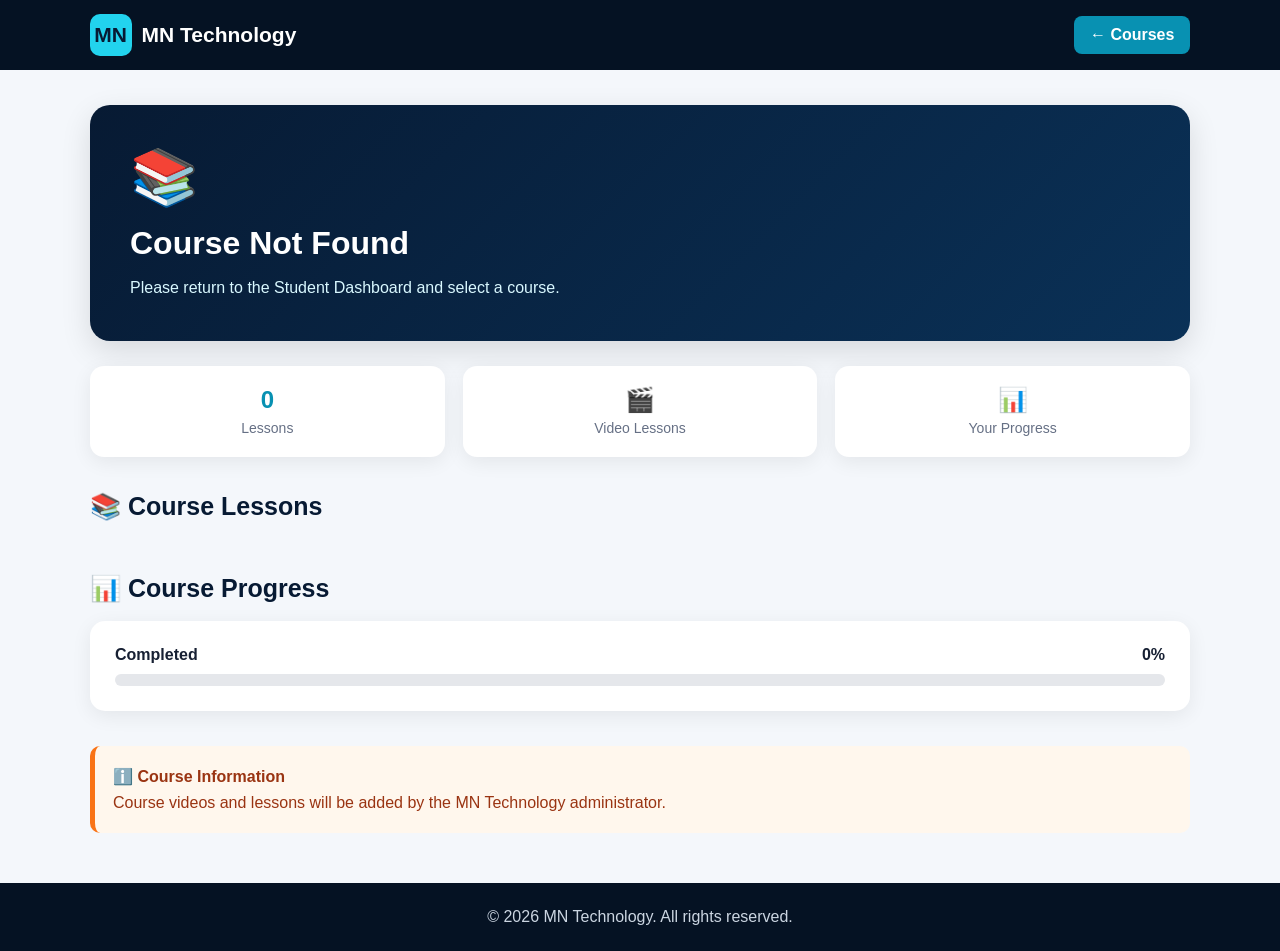
<file: course.html>
<!DOCTYPE html>
<html lang="en">
<head>
  <meta charset="UTF-8">
  <meta name="viewport" content="width=device-width, initial-scale=1.0">

  <title>Course | MN Technology</title>

  <style>
    * {
      box-sizing: border-box;
      margin: 0;
      padding: 0;
    }

    body {
      font-family: Arial, sans-serif;
      background: #f4f7fb;
      color: #172033;
      min-height: 100vh;
    }

    /* NAVBAR */
    .navbar {
      height: 70px;
      background: #051223;
      display: flex;
      align-items: center;
      justify-content: space-between;
      padding: 0 7%;
      color: white;
    }

    .brand {
      display: flex;
      align-items: center;
      gap: 10px;
      color: white;
      text-decoration: none;
      font-size: 21px;
      font-weight: bold;
    }

    .logo {
      width: 42px;
      height: 42px;
      border-radius: 10px;
      background: #22d3ee;
      color: #071a33;
      display: flex;
      align-items: center;
      justify-content: center;
      font-weight: 800;
    }

    .back-btn {
      background: #0891b2;
      color: white;
      text-decoration: none;
      padding: 10px 16px;
      border-radius: 8px;
      font-weight: bold;
    }

    .back-btn:hover {
      background: #0e7490;
    }

    /* MAIN */
    .container {
      width: 90%;
      max-width: 1100px;
      margin: auto;
    }

    /* COURSE HEADER */
    .course-header {
      margin-top: 35px;
      background: linear-gradient(135deg, #071a33, #0a3157);
      color: white;
      padding: 40px;
      border-radius: 20px;
      box-shadow: 0 10px 30px rgba(0,0,0,0.12);
    }

    .course-icon {
      font-size: 55px;
      margin-bottom: 15px;
    }

    .course-header h1 {
      font-size: 32px;
      margin-bottom: 12px;
    }

    .course-header p {
      color: #d9f8ff;
      line-height: 1.7;
      max-width: 800px;
    }

    /* COURSE INFO */
    .course-info {
      display: grid;
      grid-template-columns: repeat(3, 1fr);
      gap: 18px;
      margin: 25px 0;
    }

    .info-card {
      background: white;
      padding: 20px;
      border-radius: 14px;
      box-shadow: 0 5px 20px rgba(0,0,0,0.07);
      text-align: center;
    }

    .info-card strong {
      display: block;
      font-size: 24px;
      color: #0891b2;
      margin-bottom: 5px;
    }

    .info-card span {
      color: #667085;
      font-size: 14px;
    }

    /* LESSONS */
    .section {
      margin: 35px 0;
    }

    .section-title {
      color: #071a33;
      font-size: 25px;
      margin-bottom: 18px;
    }

    .lesson-list {
      display: grid;
      gap: 14px;
    }

    .lesson {
      background: white;
      padding: 18px;
      border-radius: 13px;
      display: flex;
      align-items: center;
      justify-content: space-between;
      gap: 15px;
      box-shadow: 0 5px 18px rgba(0,0,0,0.06);
    }

    .lesson-left {
      display: flex;
      align-items: center;
      gap: 15px;
    }

    .lesson-number {
      width: 45px;
      height: 45px;
      border-radius: 50%;
      background: #e9fbff;
      color: #0891b2;
      display: flex;
      align-items: center;
      justify-content: center;
      font-weight: bold;
    }

    .lesson h3 {
      font-size: 16px;
      color: #071a33;
      margin-bottom: 5px;
    }

    .lesson p {
      color: #667085;
      font-size: 13px;
    }

    .watch-btn {
      border: none;
      background: #0891b2;
      color: white;
      padding: 10px 18px;
      border-radius: 8px;
      cursor: pointer;
      font-weight: bold;
      white-space: nowrap;
    }

    .watch-btn:hover {
      background: #0e7490;
    }

    /* PROGRESS */
    .progress-box {
      background: white;
      padding: 25px;
      border-radius: 15px;
      box-shadow: 0 5px 20px rgba(0,0,0,0.07);
    }

    .progress-text {
      display: flex;
      justify-content: space-between;
      margin-bottom: 10px;
      font-weight: bold;
    }

    .progress-bar {
      height: 12px;
      background: #e5e7eb;
      border-radius: 20px;
      overflow: hidden;
    }

    .progress-fill {
      width: 0%;
      height: 100%;
      background: #0891b2;
      transition: 0.4s;
    }

    /* MESSAGE */
    .message {
      margin-top: 20px;
      background: #fff7ed;
      border-left: 5px solid #f97316;
      padding: 18px;
      border-radius: 10px;
      color: #9a3412;
      line-height: 1.6;
    }

    /* FOOTER */
    footer {
      margin-top: 50px;
      background: #051223;
      color: #cbd5e1;
      text-align: center;
      padding: 25px;
    }

    /* MOBILE */
    @media (max-width: 800px) {

      .course-info {
        grid-template-columns: 1fr;
      }

      .course-header {
        padding: 28px;
      }

      .course-header h1 {
        font-size: 26px;
      }

      .lesson {
        align-items: flex-start;
      }

      .lesson-left {
        align-items: flex-start;
      }

      .watch-btn {
        padding: 9px 12px;
      }

      .brand-name {
        font-size: 17px;
      }

      .navbar {
        padding: 0 5%;
      }
    }
  </style>
</head>

<body>

  <!-- NAVBAR -->
  <nav class="navbar">

    <a href="student-dashboard.html" class="brand">
      <span class="logo">MN</span>
      <span class="brand-name">MN Technology</span>
    </a>

    <a href="student-dashboard.html" class="back-btn">
      ← Courses
    </a>

  </nav>


  <main class="container">

    <!-- COURSE HEADER -->
    <section class="course-header">

      <div class="course-icon" id="courseIcon">
        📚
      </div>

      <h1 id="courseTitle">
        Course
      </h1>

      <p id="courseDescription">
        Welcome to MN Technology course.
      </p>

    </section>


    <!-- COURSE INFO -->
    <section class="course-info">

      <div class="info-card">

        <strong id="lessonCount">
          0
        </strong>

        <span>
          Lessons
        </span>

      </div>


      <div class="info-card">

        <strong>
          🎬
        </strong>

        <span>
          Video Lessons
        </span>

      </div>


      <div class="info-card">

        <strong>
          📊
        </strong>

        <span>
          Your Progress
        </span>

      </div>

    </section>


    <!-- LESSONS -->
    <section class="section">

      <h2 class="section-title">
        📚 Course Lessons
      </h2>

      <div
        class="lesson-list"
        id="lessonList">
      </div>

    </section>


    <!-- PROGRESS -->
    <section class="section">

      <h2 class="section-title">
        📊 Course Progress
      </h2>

      <div class="progress-box">

        <div class="progress-text">

          <span>
            Completed
          </span>

          <span id="progressText">
            0%
          </span>

        </div>

        <div class="progress-bar">

          <div
            class="progress-fill"
            id="progressFill">
          </div>

        </div>

      </div>

    </section>


    <!-- MESSAGE -->
    <section class="section">

      <div class="message">

        <strong>ℹ️ Course Information</strong>

        <p>
          Course videos and lessons will be added
          by the MN Technology administrator.
        </p>

      </div>

    </section>

  </main>


  <!-- FOOTER -->
  <footer>

    <p>
      © 2026 MN Technology. All rights reserved.
    </p>

  </footer>


  <script>

    /*
      COURSE DATA

      Later these lessons can be loaded
      from Supabase database.
    */

    const courses = {

      "Electronic": {

        icon: "⚡",

        description:
          "Learn electronic components, circuits, testing, soldering and practical electronics.",

        lessons: [

          "Introduction to Electronics",
          "Electronic Components",
          "Resistor",
          "Capacitor",
          "Diode",
          "Transistor",
          "LED and LDR",
          "Using an Analog Multimeter",
          "Soldering Practical",
          "Basic Circuit Testing"

        ]

      },


      "Electrical": {

        icon: "🔌",

        description:
          "Learn Single Phase and Three Phase electrical systems, wiring, safety and practical electrical work.",

        lessons: [

          "Introduction to Electrical Systems",
          "Electrical Safety",
          "Single Phase Electricity",
          "Single Phase Wiring",
          "Three Phase Electricity",
          "Three Phase Wiring",
          "Electrical Components",
          "Testing Electrical Circuits"

        ]

      },


      "CCTV": {

        icon: "📹",

        description:
          "Learn CCTV cameras, DVR/NVR, installation, wiring, configuration and troubleshooting.",

        lessons: [

          "Introduction to CCTV",
          "CCTV Camera Types",
          "DVR and NVR",
          "CCTV Power Supply",
          "Camera Wiring",
          "CCTV Installation",
          "DVR Configuration",
          "Remote CCTV Viewing",
          "CCTV Troubleshooting"

        ]

      },


      "Motor Winding": {

        icon: "🌀",

        description:
          "Learn motor types, winding methods, winding connections, testing and practical motor work.",

        lessons: [

          "Introduction to Motors",
          "Motor Types",
          "Motor Components",
          "Winding Fundamentals",
          "Winding Calculations",
          "Coil Preparation",
          "Winding Methods",
          "Motor Connections",
          "Motor Testing",
          "Motor Fault Finding"

        ]

      },


      "Mobile Phone": {

        icon: "📱",

        description:
          "Learn mobile phone components, hardware, software and basic mobile phone repair techniques.",

        lessons: [

          "Introduction to Mobile Phones",
          "Mobile Phone Components",
          "Mobile Phone Circuit",
          "Power Supply Section",
          "Charging Section",
          "Audio Section",
          "Display Section",
          "Software Problems",
          "Hardware Troubleshooting",
          "Basic Mobile Phone Repair"

        ]

      }

    };


    /* GET SELECTED COURSE */

    const selectedCourse =
      localStorage.getItem("selectedCourse");


    /* CHECK COURSE */

    if (!selectedCourse || !courses[selectedCourse]) {

      document.getElementById("courseTitle").textContent =
        "Course Not Found";

      document.getElementById("courseDescription").textContent =
        "Please return to the Student Dashboard and select a course.";

    } else {

      const course =
        courses[selectedCourse];


      /* COURSE HEADER */

      document.getElementById("courseIcon").textContent =
        course.icon;

      document.getElementById("courseTitle").textContent =
        courseName(selectedCourse);

      document.getElementById("courseDescription").textContent =
        course.description;


      /* LESSON COUNT */

      document.getElementById("lessonCount").textContent =
        course.lessons.length;


      /* CREATE LESSONS */

      const lessonList =
        document.getElementById("lessonList");

      course.lessons.forEach(function(lesson, index) {

        const lessonDiv =
          document.createElement("div");

        lessonDiv.className = "lesson";

        lessonDiv.innerHTML = `

          <div class="lesson-left">

            <div class="lesson-number">
              ${index + 1}
            </div>

            <div>

              <h3>
                Lesson ${String(index + 1).padStart(2, "0")} -
                ${lesson}
              </h3>

              <p>
                ${selectedCourse} • Video Lesson
              </p>

            </div>

          </div>

          <button
            class="watch-btn"
            onclick="watchLesson('${lesson.replace(/'/g, "\\'")}')">

            ▶ Watch

          </button>

        `;

        lessonList.appendChild(lessonDiv);

      });

    }


    /* COURSE NAME */

    function courseName(name) {

      if (name === "Electrical") {

        return "Electrical - Single Phase & Three Phase";

      }

      return name;

    }


    /* WATCH LESSON */

    function watchLesson(lesson) {

      localStorage.setItem(
        "selectedLesson",
        lesson
      );

      alert(
        "“" + lesson + "” video will be added by the administrator."
      );

    }

  </script>

</body>
</html>
</file>
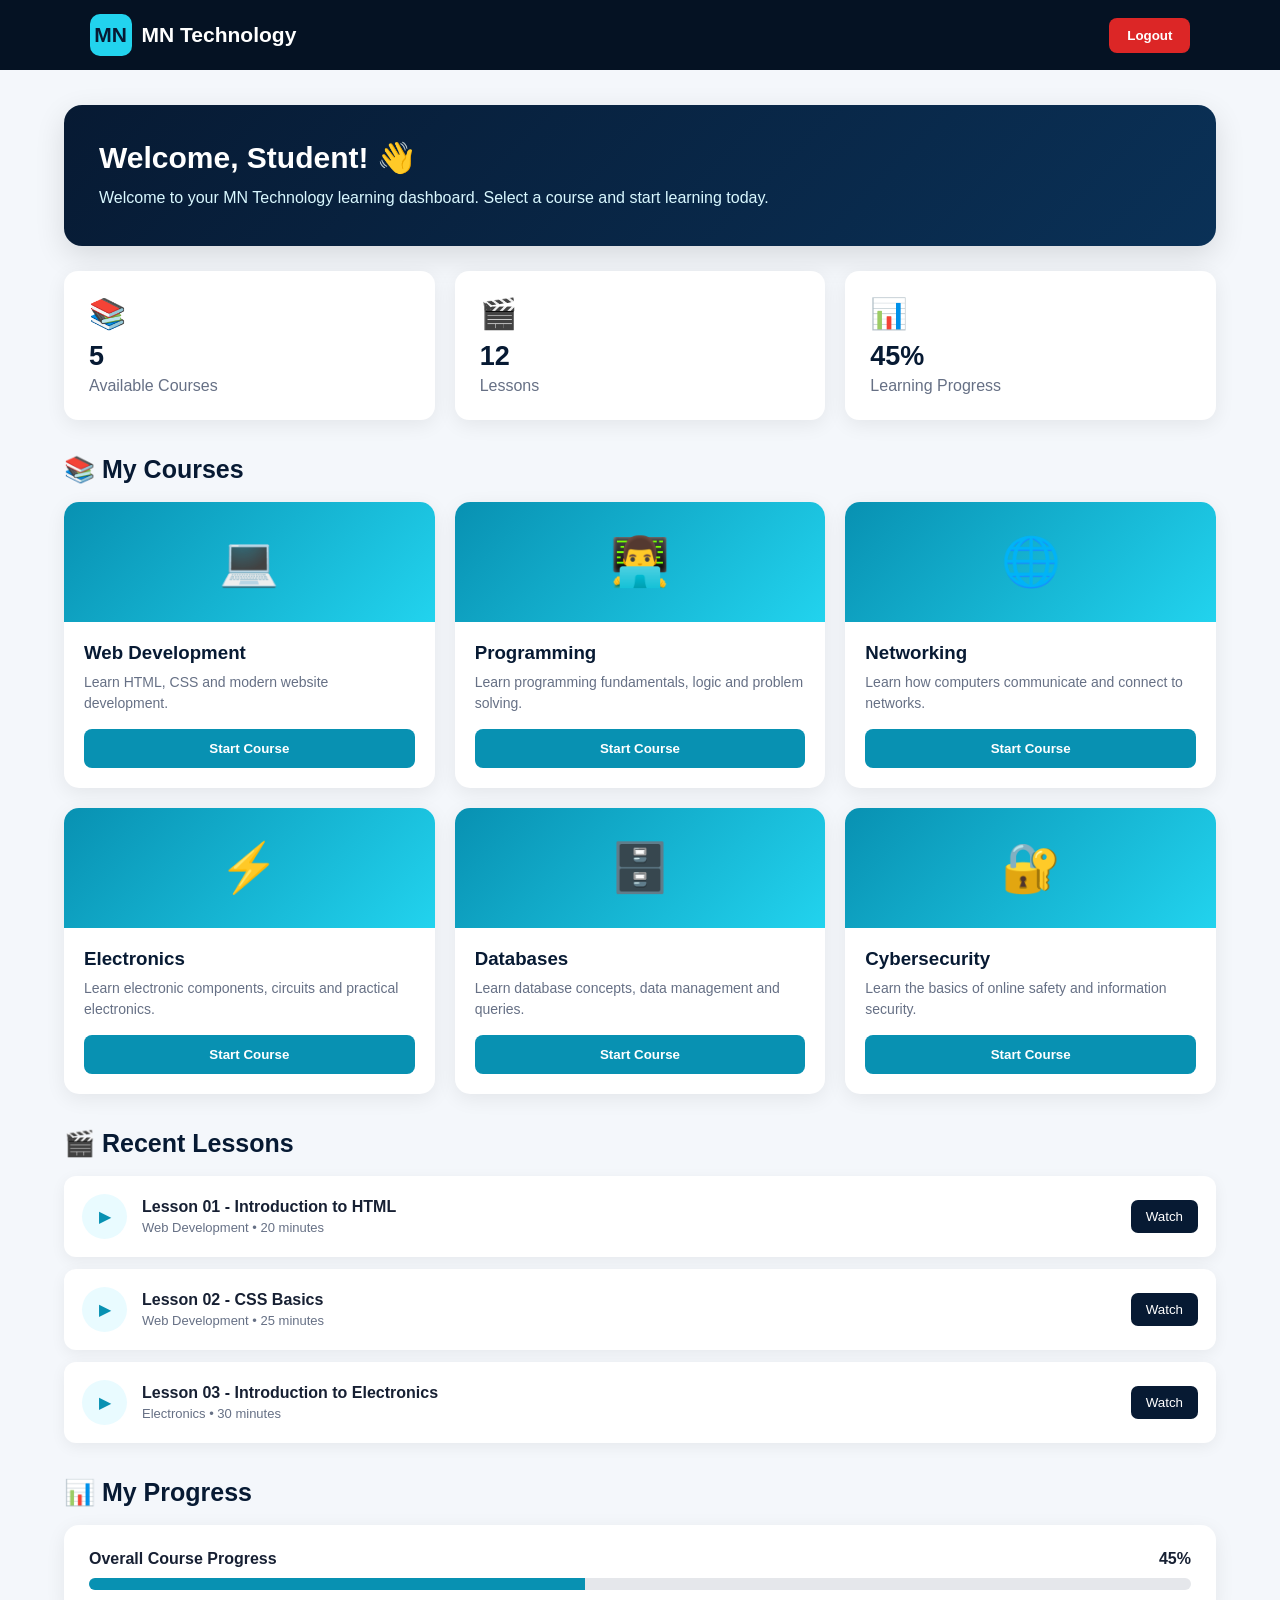
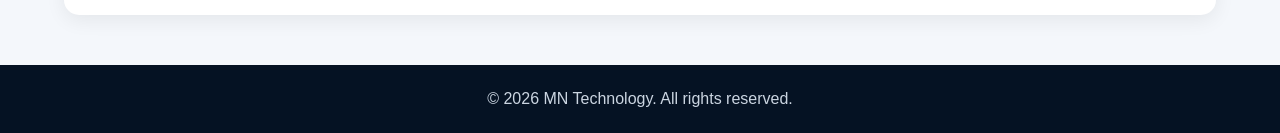
<file: Student-dashboard.html>
<!DOCTYPE html>
<html lang="en">
<head>
  <meta charset="UTF-8">
  <meta name="viewport" content="width=device-width, initial-scale=1.0">

  <title>Student Dashboard | MN Technology</title>

  <style>
    * {
      box-sizing: border-box;
      margin: 0;
      padding: 0;
    }

    body {
      font-family: Arial, sans-serif;
      background: #f4f7fb;
      color: #172033;
      min-height: 100vh;
    }

    /* NAVBAR */
    .navbar {
      height: 70px;
      background: #051223;
      display: flex;
      align-items: center;
      justify-content: space-between;
      padding: 0 7%;
      color: white;
    }

    .brand {
      display: flex;
      align-items: center;
      gap: 10px;
      color: white;
      text-decoration: none;
      font-size: 21px;
      font-weight: bold;
    }

    .logo {
      width: 42px;
      height: 42px;
      border-radius: 10px;
      background: #22d3ee;
      color: #071a33;
      display: flex;
      align-items: center;
      justify-content: center;
      font-weight: 800;
    }

    .logout-btn {
      border: none;
      background: #dc2626;
      color: white;
      padding: 10px 18px;
      border-radius: 8px;
      cursor: pointer;
      font-weight: bold;
    }

    .logout-btn:hover {
      background: #b91c1c;
    }

    /* MAIN */
    .container {
      width: 90%;
      max-width: 1200px;
      margin: auto;
    }

    .welcome {
      margin-top: 35px;
      background: linear-gradient(135deg, #071a33, #0a3157);
      color: white;
      padding: 35px;
      border-radius: 18px;
      box-shadow: 0 10px 30px rgba(0,0,0,0.12);
    }

    .welcome h1 {
      margin-bottom: 10px;
      font-size: 30px;
    }

    .welcome p {
      color: #d9f8ff;
      line-height: 1.6;
    }

    /* STATS */
    .stats {
      display: grid;
      grid-template-columns: repeat(3, 1fr);
      gap: 20px;
      margin: 25px 0;
    }

    .stat-card {
      background: white;
      padding: 25px;
      border-radius: 14px;
      box-shadow: 0 5px 20px rgba(0,0,0,0.07);
    }

    .stat-icon {
      font-size: 30px;
      margin-bottom: 10px;
    }

    .stat-card h3 {
      font-size: 27px;
      color: #071a33;
    }

    .stat-card p {
      color: #667085;
      margin-top: 5px;
    }

    /* SECTION */
    .section {
      margin: 35px 0;
    }

    .section-title {
      font-size: 25px;
      margin-bottom: 18px;
      color: #071a33;
    }

    /* COURSES */
    .course-grid {
      display: grid;
      grid-template-columns: repeat(3, 1fr);
      gap: 20px;
    }

    .course-card {
      background: white;
      border-radius: 15px;
      overflow: hidden;
      box-shadow: 0 5px 20px rgba(0,0,0,0.07);
    }

    .course-top {
      height: 120px;
      background: linear-gradient(135deg, #0891b2, #22d3ee);
      display: flex;
      align-items: center;
      justify-content: center;
      font-size: 48px;
    }

    .course-content {
      padding: 20px;
    }

    .course-content h3 {
      margin-bottom: 8px;
      color: #071a33;
    }

    .course-content p {
      color: #667085;
      line-height: 1.5;
      font-size: 14px;
    }

    .watch-btn {
      display: block;
      width: 100%;
      margin-top: 15px;
      padding: 12px;
      border: none;
      border-radius: 8px;
      background: #0891b2;
      color: white;
      font-weight: bold;
      cursor: pointer;
    }

    .watch-btn:hover {
      background: #0e7490;
    }

    /* LESSONS */
    .lesson-list {
      display: grid;
      gap: 12px;
    }

    .lesson {
      background: white;
      padding: 18px;
      border-radius: 12px;
      display: flex;
      align-items: center;
      justify-content: space-between;
      box-shadow: 0 4px 15px rgba(0,0,0,0.06);
    }

    .lesson-info {
      display: flex;
      align-items: center;
      gap: 15px;
    }

    .play-icon {
      width: 45px;
      height: 45px;
      border-radius: 50%;
      background: #e9fbff;
      color: #0891b2;
      display: flex;
      align-items: center;
      justify-content: center;
    }

    .lesson h3 {
      font-size: 16px;
    }

    .lesson p {
      color: #667085;
      font-size: 13px;
      margin-top: 4px;
    }

    .lesson-btn {
      background: #071a33;
      color: white;
      border: none;
      padding: 9px 15px;
      border-radius: 7px;
      cursor: pointer;
    }

    /* PROGRESS */
    .progress-box {
      background: white;
      padding: 25px;
      border-radius: 15px;
      box-shadow: 0 5px 20px rgba(0,0,0,0.07);
    }

    .progress-text {
      display: flex;
      justify-content: space-between;
      margin-bottom: 10px;
      font-weight: bold;
    }

    .progress-bar {
      height: 12px;
      background: #e5e7eb;
      border-radius: 20px;
      overflow: hidden;
    }

    .progress-fill {
      width: 45%;
      height: 100%;
      background: #0891b2;
    }

    /* FOOTER */
    footer {
      margin-top: 50px;
      background: #051223;
      color: #cbd5e1;
      text-align: center;
      padding: 25px;
    }

    /* MOBILE */
    @media (max-width: 800px) {

      .stats {
        grid-template-columns: 1fr;
      }

      .course-grid {
        grid-template-columns: 1fr;
      }

      .welcome {
        padding: 25px;
      }

      .welcome h1 {
        font-size: 24px;
      }

      .lesson {
        align-items: flex-start;
        gap: 10px;
      }

      .lesson-btn {
        padding: 8px 10px;
      }
    }

  </style>
</head>

<body>

  <!-- NAVBAR -->
  <nav class="navbar">

    <a href="index.html" class="brand">
      <span class="logo">MN</span>
      <span>MN Technology</span>
    </a>

    <button class="logout-btn" onclick="logout()">
      Logout
    </button>

  </nav>


  <main class="container">

    <!-- WELCOME -->
    <section class="welcome">

      <h1>Welcome, Student! 👋</h1>

      <p>
        Welcome to your MN Technology learning dashboard.
        Select a course and start learning today.
      </p>

    </section>


    <!-- STATISTICS -->
    <section class="stats">

      <div class="stat-card">

        <div class="stat-icon">📚</div>

        <h3>5</h3>

        <p>Available Courses</p>

      </div>


      <div class="stat-card">

        <div class="stat-icon">🎬</div>

        <h3>12</h3>

        <p>Lessons</p>

      </div>


      <div class="stat-card">

        <div class="stat-icon">📊</div>

        <h3>45%</h3>

        <p>Learning Progress</p>

      </div>

    </section>


    <!-- COURSES -->
    <section class="section">

      <h2 class="section-title">
        📚 My Courses
      </h2>


      <div class="course-grid">


        <article class="course-card">

          <div class="course-top">
            💻
          </div>

          <div class="course-content">

            <h3>Web Development</h3>

            <p>
              Learn HTML, CSS and modern website development.
            </p>

            <button
              class="watch-btn"
              onclick="openCourse('Web Development')">
              Start Course
            </button>

          </div>

        </article>


        <article class="course-card">

          <div class="course-top">
            👨‍💻
          </div>

          <div class="course-content">

            <h3>Programming</h3>

            <p>
              Learn programming fundamentals,
              logic and problem solving.
            </p>

            <button
              class="watch-btn"
              onclick="openCourse('Programming')">
              Start Course
            </button>

          </div>

        </article>


        <article class="course-card">

          <div class="course-top">
            🌐
          </div>

          <div class="course-content">

            <h3>Networking</h3>

            <p>
              Learn how computers communicate
              and connect to networks.
            </p>

            <button
              class="watch-btn"
              onclick="openCourse('Networking')">
              Start Course
            </button>

          </div>

        </article>


        <article class="course-card">

          <div class="course-top">
            ⚡
          </div>

          <div class="course-content">

            <h3>Electronics</h3>

            <p>
              Learn electronic components,
              circuits and practical electronics.
            </p>

            <button
              class="watch-btn"
              onclick="openCourse('Electronics')">
              Start Course
            </button>

          </div>

        </article>


        <article class="course-card">

          <div class="course-top">
            🗄️
          </div>

          <div class="course-content">

            <h3>Databases</h3>

            <p>
              Learn database concepts,
              data management and queries.
            </p>

            <button
              class="watch-btn"
              onclick="openCourse('Databases')">
              Start Course
            </button>

          </div>

        </article>


        <article class="course-card">

          <div class="course-top">
            🔐
          </div>

          <div class="course-content">

            <h3>Cybersecurity</h3>

            <p>
              Learn the basics of online safety
              and information security.
            </p>

            <button
              class="watch-btn"
              onclick="openCourse('Cybersecurity')">
              Start Course
            </button>

          </div>

        </article>

      </div>

    </section>


    <!-- LESSONS -->
    <section class="section">

      <h2 class="section-title">
        🎬 Recent Lessons
      </h2>


      <div class="lesson-list">


        <div class="lesson">

          <div class="lesson-info">

            <div class="play-icon">
              ▶
            </div>

            <div>

              <h3>
                Lesson 01 - Introduction to HTML
              </h3>

              <p>
                Web Development • 20 minutes
              </p>

            </div>

          </div>

          <button
            class="lesson-btn"
            onclick="watchLesson('Lesson 01')">
            Watch
          </button>

        </div>


        <div class="lesson">

          <div class="lesson-info">

            <div class="play-icon">
              ▶
            </div>

            <div>

              <h3>
                Lesson 02 - CSS Basics
              </h3>

              <p>
                Web Development • 25 minutes
              </p>

            </div>

          </div>

          <button
            class="lesson-btn"
            onclick="watchLesson('Lesson 02')">
            Watch
          </button>

        </div>


        <div class="lesson">

          <div class="lesson-info">

            <div class="play-icon">
              ▶
            </div>

            <div>

              <h3>
                Lesson 03 - Introduction to Electronics
              </h3>

              <p>
                Electronics • 30 minutes
              </p>

            </div>

          </div>

          <button
            class="lesson-btn"
            onclick="watchLesson('Lesson 03')">
            Watch
          </button>

        </div>


      </div>

    </section>


    <!-- PROGRESS -->
    <section class="section">

      <h2 class="section-title">
        📊 My Progress
      </h2>


      <div class="progress-box">

        <div class="progress-text">

          <span>
            Overall Course Progress
          </span>

          <span>
            45%
          </span>

        </div>

        <div class="progress-bar">

          <div class="progress-fill"></div>

        </div>

      </div>

    </section>

  </main>


  <!-- FOOTER -->
  <footer>

    <p>
      © 2026 MN Technology. All rights reserved.
    </p>

  </footer>


  <script>

    function openCourse(course) {

      alert(
        course +
        " course selected. Lessons will be available here."
      );

    }


    function watchLesson(lesson) {

      alert(
        lesson +
        " video will be added by the teacher."
      );

    }


    function logout() {

      const confirmLogout =
        confirm("Are you sure you want to logout?");

      if (confirmLogout) {

        window.location.href =
          "login.html";

      }

    }

  </script>

</body>
</html>
</file>
